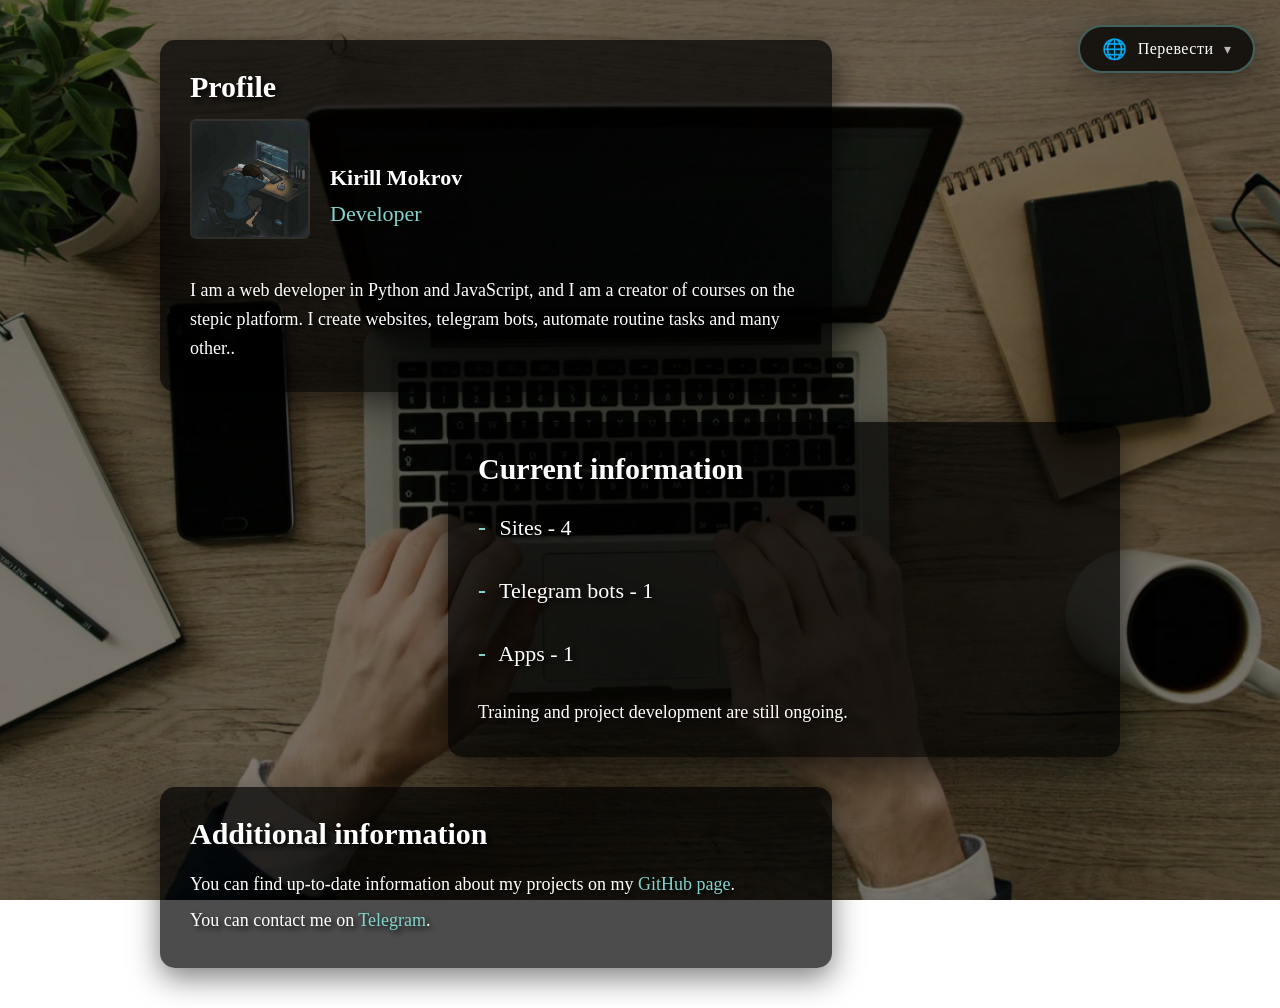
<file: index.html>
<!DOCTYPE html>
<html lang = "ru">
<head>
    <link rel="stylesheet" href="style.css">
    <meta charset = "UTF-8">
    <meta name = "viewport" content = "width=device-width, initial-scale = 1.0">
    <link rel="icon" type="image/jpg" href="images/ava(1).png">
    <title> Portfolio  </title>
    <meta name="yandex-verification"        content="45c2fd969e91b1aa" />
    <script type="text/javascript">
    (function(m,e,t,r,i,k,a){
        m[i]=m[i]||function(){(m[i].a=m[i].a||[]).push(arguments)};
        m[i].l=1*new Date();
        for (var j = 0; j < document.scripts.length; j++) {if (document.scripts[j].src === r) { return; }}
        k=e.createElement(t),a=e.getElementsByTagName(t)[0],k.async=1,k.src=r,a.parentNode.insertBefore(k,a)
    })(window, document,'script','https://mc.yandex.ru/metrika/tag.js?id=107219504', 'ym');

    ym(107219504, 'init', {ssr:true, webvisor:true, clickmap:true, ecommerce:"dataLayer", referrer: document.referrer, url: location.href, accurateTrackBounce:true, trackLinks:true});
</script>
<noscript><div><img src="https://mc.yandex.ru/watch/107219504" style="position:absolute; left:-9999px;" alt="" /></div></noscript>

</head>
<body>
<div class="translate-wrapper">
    <button class="translate-btn" id="translateBtn" onclick="toggleDropdown()">
        <span class="icon">🌐</span>
        <span class="btn-text">Перевести</span>
        <span class="arrow" id="arrowIcon">▾</span>
    </button>

    <div class="translate-dropdown" id="translateDropdown">
        <div class="menu-label">Выберите язык</div>

        <button onclick="translatePage('ru')" class="active-lang" data-lang="ru">
            <span class="flag">🇷🇺</span>
            <span class="lang-name">Русский</span>
            <span class="lang-code">RU</span>
        </button>

        <button onclick="translatePage('en')" data-lang="en">
            <span class="flag">🇬🇧</span>
            <span class="lang-name">English</span>
            <span class="lang-code">EN</span>
        </button>

        <button onclick="translatePage('fr')" data-lang="fr">
            <span class="flag">🇫🇷</span>
            <span class="lang-name">Français</span>
            <span class="lang-code">FR</span>
        </button>

        <button onclick="translatePage('de')" data-lang="de">
            <span class="flag">🇩🇪</span>
            <span class="lang-name">Deutsch</span>
            <span class="lang-code">DE</span>
        </button>

        <button onclick="translatePage('es')" data-lang="es">
            <span class="flag">🇪🇸</span>
            <span class="lang-name">Español</span>
            <span class="lang-code">ES</span>
        </button>

        <div class="divider"></div>

        <button onclick="translatePage('zh-CN')" data-lang="zh-CN">
            <span class="flag">🇨🇳</span>
            <span class="lang-name">中文</span>
            <span class="lang-code">ZH</span>
        </button>

        <button onclick="translatePage('ja')" data-lang="ja">
            <span class="flag">🇯🇵</span>
            <span class="lang-name">日本語</span>
            <span class="lang-code">JA</span>
        </button>

        <button onclick="translatePage('ar')" data-lang="ar">
            <span class="flag">🇸🇦</span>
            <span class="lang-name">العربية</span>
            <span class="lang-code">AR</span>
        </button>
    </div>
</div>

<script src="translations.js"></script>

    <div class = "container">
        
        <div class = "block">
            <h2>Profile</h2>
            <div style ="display: flex; gap: 20px; align-items: center;">
                <div style="text-align: center">
                    <img src="images/prigrammer_nigth.png" alt="Avatar" class="avatar">
                </div>
                <div>
                    <h3>Kirill Mokrov</h3>
                    <p class="developer-title">Developer</p>
                </div>
            </div>
            <p class="block-description">I am a web developer in Python and JavaScript, and I am a creator of courses on the stepic platform. I create websites, telegram bots, automate routine tasks and many other..</p>
        </div>

        <div class = "block">
            <h2>Current information</h2>
            <ul class="info-list">
                <li><span>-</span> Sites - 4</li>
                <li><span>-</span> Telegram bots - 1</li>
                <li><span>-</span> Apps - 1</li>
            </ul>
            <p class="block-description">Training and project development are still ongoing.</p>
        </div>

        <div class = "block">
            <h2>Additional information</h2>
            <ul class="additional-list">
                <li>You can find up-to-date information about my projects on my 
                    <a href="https://github.com/MisMath27" target="_blank">GitHub page</a>.
                </li>
                <li>You can contact me on 
                    <a href="https://t.me/MisMath27" target="_blank">Telegram</a>.
                </li>
            </ul>
        </div>
    </div>
</body>
</html>
</file>
<file: style.css>
* {
            margin: 0;
            padding: 0;
            box-sizing: border-box
        }

        body {
            font-family: 'Times New Roman', Sans-serif;
            color: white;
            text-shadow: 3px 3px 6px black;
            min-height: 100vh;
            background-image: url('fon 2.webp');
            background-size: cover;
            background-attachment:fixed;
            background-position: center;
            position: relative;

        }

        body::before {
            content: "";
            position: fixed;
            top: 0;
            left: 0;
            width: 100%;
            height: 100%;
            background-color: rgba(0,0,0,0.5);
            z-index: 0;
        }

        .container {
            position: relative;
            z-index: 1;
            max-width: 1000px;
            margin: 20px auto;
            padding: 20px;
            display: flex;
            flex-direction: column;
            gap: 30px;
            align-items: flex-start;
            min-height: 100vh;
        }

        .block {
            background: rgba(0,0,0,0.7);
            padding: 30px;
            border-radius: 15px;
            box-shadow: 0 10px 30px rgba(0, 0, 0, 0.5);
            width: 70%;
            transition: all 0.3s ease;
        }

        .block:hover {
            transform: translateY(-10px);
            box-shadow: 0 15px 40px rgba(0, 0, 0, 0.7);
        }

        .block:nth-child(odd) {
            align-self: flex-start;
            margin-right: auto;
        }

        .block:nth-child(even) {
            align-self: flex-end;
            margin-left: auto;
        }

        h2 {
            font-size: 30px;
            margin-bottom: 15px;
            color: white;
        }

        h3 {
            font-size: 22px;
            margin: 15px 0 10px;
            color: white;
        }

        .block-description {
            font-size: 18px;
            line-height: 1.6;
            margin-top: 18px;
        }

        .developer-title {
            font-size: 22px;
            color: #83d3cd;
            font-weight: 500;
        }

        .avatar {
            width: 120px;
            height: 120px;
            border-radius: 5%;
            object-fit: cover;
            border: 2px solid rgba(108, 107, 107, 0.3);
            margin-bottom: 15px;
        }

        .work-item {
            display: flex;
            gap: 15px;
            margin: 15px 0;
            align-items: center;
        }

        .work-icon {
            font-size: 35px;
        }

        .btn {
            display: inline-block;
            padding: 10px 20px;
            color: white;
            text-decoration: none;
            border-radius: 20px;
            margin: 5px 5px 0 0;
            transition: all 0.3s;
        }

        .btn:hover {
            background: rgba(93, 79, 79, 0.3);
            transform: scale(1.05);
        }

        ul {
            list-style: none;
        }

        .info-list {
            list-style: none;
            font-size: 22px;
            line-height: 2.2;
        }

        .info-list li {
            margin-bottom: 10px;
            font-weight: 500;
        }

        .info-list li span {
            color: #83d3cd;
            font-size: 24px;
            font-weight: bold;
            margin-right: 8px;
        }

        a {
            color: #83d3cd;
            text-decoration: none;
            transition: all 0.3s ease;
            border-bottom: 1px solid transparent;
        }

        a:hover {
            color: #b3f3ed;
            border-bottom: 1px solid #83d3cd;
        }

        .social-links {
            display: flex;
            gap: 20px;
            margin-top: 20px;
            flex-wrap: wrap;
        }

        .social-link {
            display: flex;
            align-items: center;
            gap: 8px;
            padding: 8px 16px;
            background: rgba(255, 255, 255, 0.1);
            border-radius: 30px;
            transition: all 0.3s ease;
        }

        .social-link:hover {
            background: rgba(131, 211, 205, 0.2);
            transform: translateY(-3px);
        }

        .additional-list {
            line-height: 2;
            font-size: 18px;
        }

        @media (max-width: 768px) {
            .container {
                margin: 10px;
            }

            .block {
                width: 100%;
                align-self: center;
                margin: 0;
            }

            .block:nth-child(odd),
            .block:nth-child(even) {
                border-right: none;
            }

            .social-links {
                gap: 10px;
            }

            .social-link {
                padding: 6px 12px;
                font-size: 14px;
            }

            .info-list {
                font-size: 18px;
            }

            .info-list li span {
                font-size: 20px;
            }

            .block-description {
                font-size: 16px;
            }

            .developer-title {
                font-size: 20px;
            }

            .additional-list {
                font-size: 16px;
            }
        }

.translate-wrapper {
    position: fixed;
    top: 25px;
    right: 25px;
    z-index: 9999;
    font-family: 'Times New Roman', Sans-serif;
}

.translate-btn {
    display: flex;
    align-items: center;
    gap: 10px;
    background: rgba(0, 0, 0, 0.75);
    backdrop-filter: blur(15px);
    -webkit-backdrop-filter: blur(15px);
    color: #fff;
    border: 2px solid rgba(131, 211, 205, 0.4);
    padding: 12px 22px;
    border-radius: 50px;
    cursor: pointer;
    font-size: 16px;
    font-weight: 500;
    font-family: 'Times New Roman', Sans-serif;
    transition: all 0.3s cubic-bezier(0.4, 0, 0.2, 1);
    box-shadow: 0 8px 32px rgba(0, 0, 0, 0.4);
    letter-spacing: 0.5px;
}

.translate-btn:hover {
    background: rgba(131, 211, 205, 0.15);
    border-color: rgba(131, 211, 205, 0.8);
    transform: translateY(-2px) scale(1.03);
    box-shadow: 0 12px 40px rgba(131, 211, 205, 0.25);
}

.translate-btn:active {
    transform: scale(0.95);
}

.translate-btn .icon {
    font-size: 20px;
    line-height: 1;
}

.translate-btn .arrow {
    font-size: 14px;
    transition: transform 0.3s ease;
    opacity: 0.7;
}

.translate-btn .arrow.open {
    transform: rotate(180deg);
}

.translate-dropdown {
    position: absolute;
    top: calc(100% + 12px);
    right: 0;
    min-width: 220px;
    background: rgba(0, 0, 0, 0.85);
    backdrop-filter: blur(20px);
    -webkit-backdrop-filter: blur(20px);
    border-radius: 16px;
    padding: 8px;
    border: 1px solid rgba(131, 211, 205, 0.2);
    box-shadow: 0 20px 60px rgba(0, 0, 0, 0.6);
    opacity: 0;
    visibility: hidden;
    transform: translateY(-10px) scale(0.95);
    transition: all 0.3s cubic-bezier(0.4, 0, 0.2, 1);
    transform-origin: top right;
}

.translate-dropdown.active {
    opacity: 1;
    visibility: visible;
    transform: translateY(0) scale(1);
}

.translate-dropdown button {
    display: flex;
    align-items: center;
    gap: 12px;
    width: 100%;
    padding: 10px 16px;
    background: transparent;
    border: none;
    border-radius: 10px;
    color: rgba(255, 255, 255, 0.85);
    font-size: 15px;
    font-family: 'Times New Roman', Sans-serif;
    cursor: pointer;
    transition: all 0.2s ease;
    text-align: left;
}

.translate-dropdown button:hover {
    background: rgba(131, 211, 205, 0.15);
    color: #83d3cd;
    transform: translateX(4px);
}

.translate-dropdown button .flag {
    font-size: 22px;
    line-height: 1;
    width: 30px;
    text-align: center;
}

.translate-dropdown button .lang-name {
    flex: 1;
}

.translate-dropdown button .lang-code {
    font-size: 12px;
    opacity: 0.4;
    font-weight: 300;
    letter-spacing: 1px;
}

.translate-dropdown button.active-lang {
    background: rgba(131, 211, 205, 0.1);
    color: #83d3cd;
}

.translate-dropdown button.active-lang::after {
    content: '✓';
    margin-left: auto;
    color: #83d3cd;
    font-size: 16px;
}

.translate-dropdown .divider {
    height: 1px;
    margin: 6px 12px;
    background: linear-gradient(to right, transparent, rgba(131, 211, 205, 0.2), transparent);
}

.translate-dropdown .menu-label {
    padding: 6px 16px 10px;
    font-size: 11px;
    text-transform: uppercase;
    letter-spacing: 2px;
    color: rgba(255, 255, 255, 0.3);
    font-weight: 300;
}

@keyframes pulse-glow {
    0%, 100% {
        box-shadow: 0 0 20px rgba(131, 211, 205, 0.1);
    }
    50% {
        box-shadow: 0 0 40px rgba(131, 211, 205, 0.2);
    }
}

.translate-dropdown.active {
    animation: pulse-glow 2s ease-in-out;
}

@media (max-width: 768px) {
    .translate-wrapper {
        top: 15px;
        right: 15px;
    }

    .translate-btn {
        padding: 10px 16px;
        font-size: 14px;
        gap: 8px;
    }

    .translate-btn .icon {
        font-size: 18px;
    }

    .translate-btn .btn-text {
        display: none;
    }

    .translate-dropdown {
        min-width: 180px;
        top: calc(100% + 10px);
        padding: 6px;
    }

    .translate-dropdown button {
        padding: 8px 12px;
        font-size: 14px;
    }

    .translate-dropdown button .flag {
        font-size: 18px;
        width: 24px;
    }
}

@media (max-width: 400px) {
    .translate-wrapper {
        top: 10px;
        right: 10px;
    }

    .translate-btn {
        padding: 8px 12px;
        border-radius: 40px;
    }

    .translate-btn .icon {
        font-size: 16px;
    }

    .translate-dropdown {
        min-width: 150px;
        right: -5px;
    }
}
</file>
